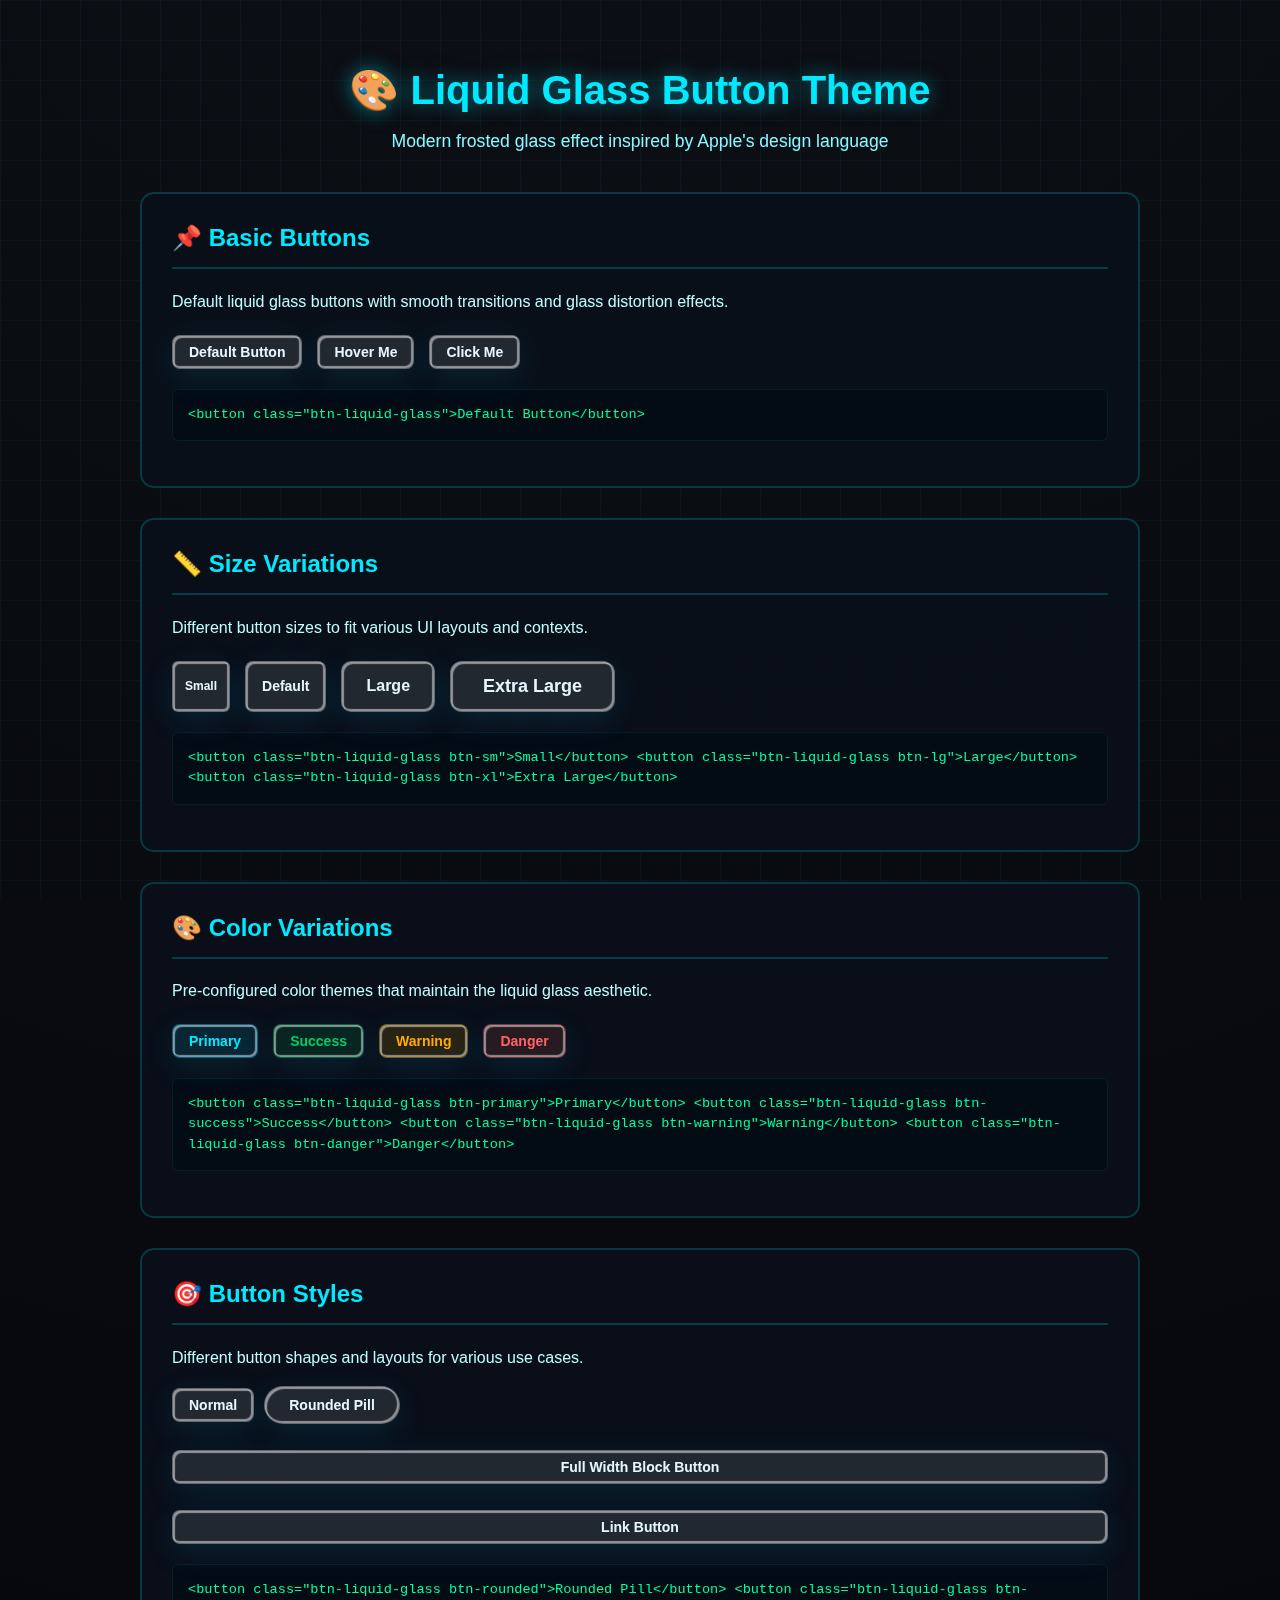
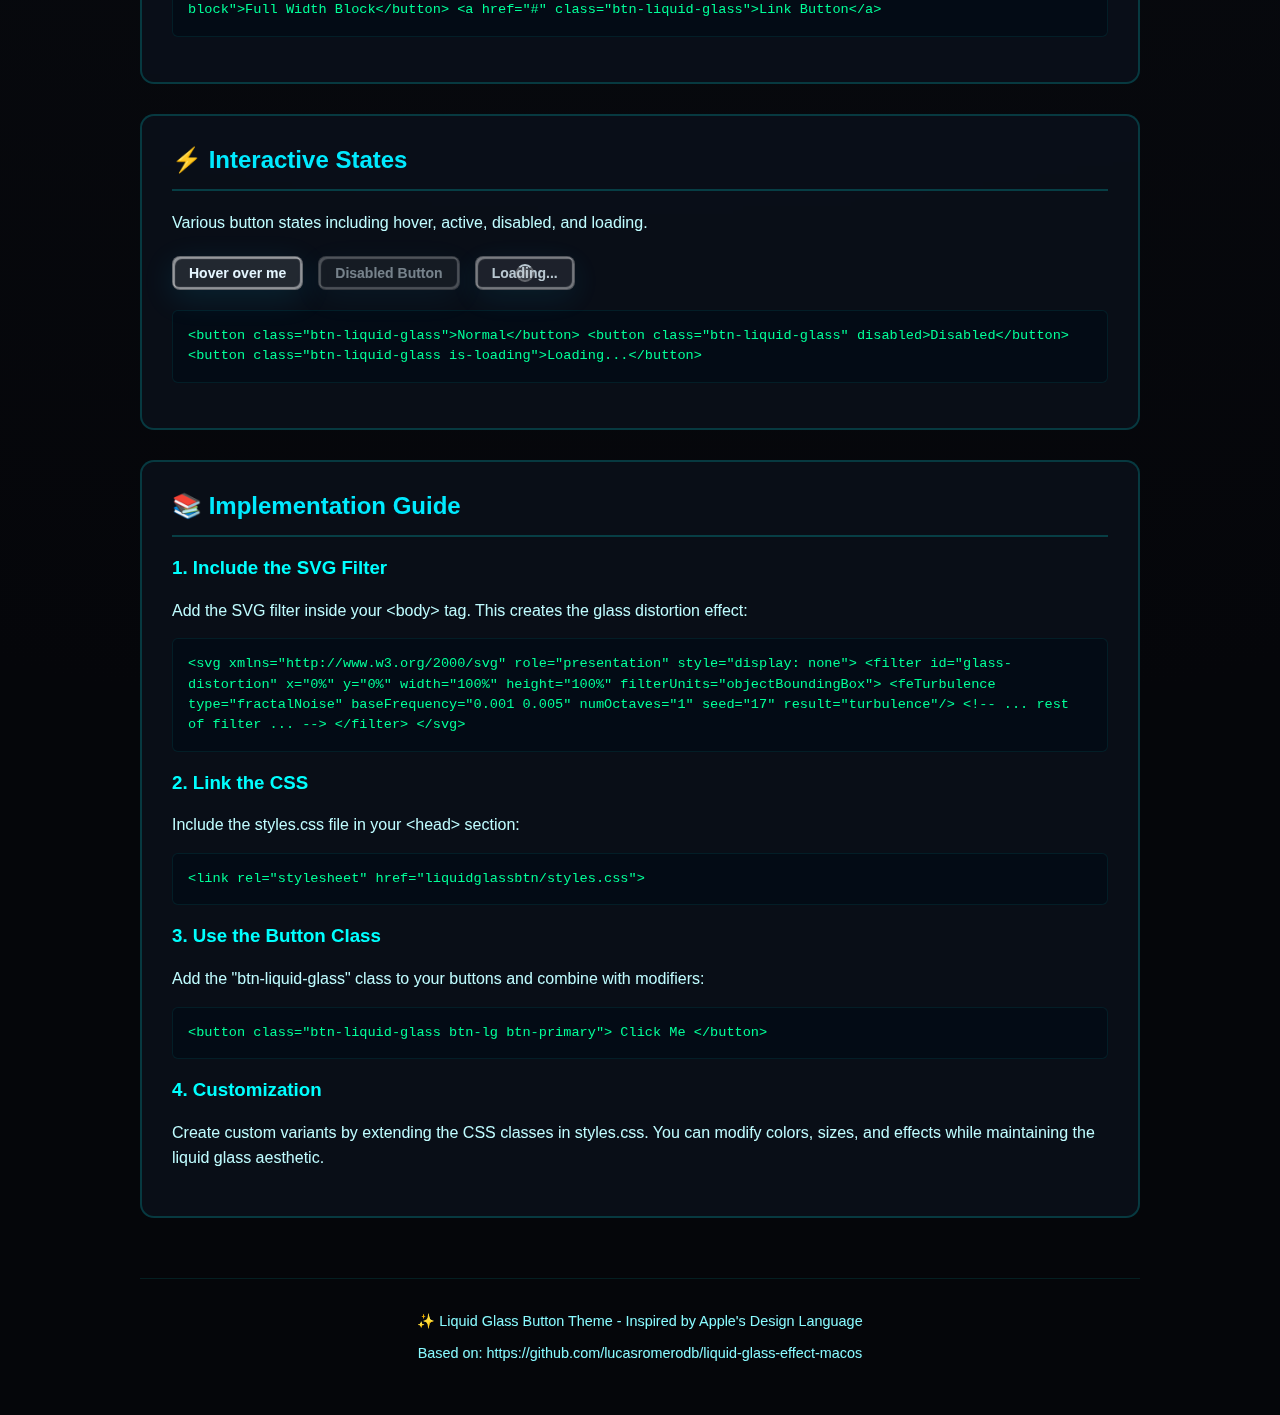
<file: liquidglassbtn/demo.html>
<!DOCTYPE html>
<html lang="vi">
<head>
    <meta charset="UTF-8">
    <meta name="viewport" content="width=device-width, initial-scale=1.0">
    <title>Liquid Glass Button Theme - Demo</title>
    <link rel="stylesheet" href="styles.css">
    <style>
        body {
            margin: 0;
            padding: 40px 20px;
            background: radial-gradient(circle at 50% -20%, #0d1117, #05060a 80%);
            color: #e5f6ff;
            font-family: -apple-system, BlinkMacSystemFont, 'Segoe UI', Roboto, sans-serif;
            min-height: 100vh;
        }

        body::before {
            content: "";
            position: fixed;
            top: 0;
            left: 0;
            right: 0;
            bottom: 0;
            background-image: linear-gradient(90deg, rgba(0, 255, 255, 0.04) 1px, transparent 1px),
                              linear-gradient(rgba(0, 255, 255, 0.04) 1px, transparent 1px);
            background-size: 40px 40px;
            animation: moveGrid 10s linear infinite;
            z-index: 0;
            pointer-events: none;
        }

        @keyframes moveGrid {
            from { background-position: 0 0, 0 0; }
            to { background-position: 40px 40px, 40px 40px; }
        }

        .container {
            max-width: 1000px;
            margin: 0 auto;
            position: relative;
            z-index: 1;
        }

        h1 {
            text-align: center;
            color: #00eaff;
            font-size: 2.5em;
            margin-bottom: 10px;
            text-shadow: 0 0 20px rgba(0, 234, 255, 0.5);
        }

        .subtitle {
            text-align: center;
            color: #88faff;
            margin-bottom: 40px;
            font-size: 1.1em;
        }

        .section {
            background: rgba(10, 15, 25, 0.92);
            border: 2px solid rgba(0, 255, 255, 0.18);
            border-radius: 14px;
            padding: 30px;
            margin-bottom: 30px;
            backdrop-filter: blur(8px);
        }

        .section h2 {
            color: #00eaff;
            margin-top: 0;
            border-bottom: 2px solid rgba(0, 255, 255, 0.2);
            padding-bottom: 15px;
        }

        .button-group {
            display: flex;
            flex-wrap: wrap;
            gap: 15px;
            margin: 20px 0;
        }

        .code-block {
            background: rgba(0, 10, 20, 0.6);
            border: 1px solid rgba(0, 255, 255, 0.08);
            border-radius: 6px;
            padding: 15px;
            margin: 15px 0;
            overflow-x: auto;
            font-family: 'Courier New', monospace;
            font-size: 0.85em;
            color: #00ff99;
            line-height: 1.5;
        }

        .button-row {
            display: flex;
            gap: 10px;
            flex-wrap: wrap;
            align-items: center;
        }

        footer {
            text-align: center;
            margin-top: 60px;
            padding-top: 20px;
            border-top: 1px solid rgba(0, 255, 255, 0.1);
            color: #88faff;
            font-size: 0.9em;
        }

        .description {
            color: #bffcff;
            line-height: 1.6;
            margin: 15px 0;
        }
    </style>
</head>
<body>
<!-- SVG Filter for Liquid Glass Effect -->
<svg xmlns="http://www.w3.org/2000/svg" role="presentation" style="display: none">
    <filter id="glass-distortion" x="0%" y="0%" width="100%" height="100%" filterUnits="objectBoundingBox">
        <feTurbulence type="fractalNoise" baseFrequency="0.001 0.005" numOctaves="1" seed="17" result="turbulence"/>
        <feComponentTransfer in="turbulence" result="mapped">
            <feFuncR type="gamma" amplitude="1" exponent="10" offset="0.5" />
            <feFuncG type="gamma" amplitude="0" exponent="1" offset="0" />
            <feFuncB type="gamma" amplitude="0" exponent="1" offset="0.5" />
        </feComponentTransfer>
        <feGaussianBlur in="turbulence" stdDeviation="3" result="softMap" />
        <feSpecularLighting in="softMap" surfaceScale="5" specularConstant="1" specularExponent="100" lighting-color="white" result="specLight">
            <fePointLight x="-200" y="-200" z="300" />
        </feSpecularLighting>
        <feComposite in="specLight" operator="arithmetic" k1="0" k2="1" k3="1" k4="0" result="litImage" />
        <feDisplacementMap in="SourceGraphic" in2="softMap" scale="200" xChannelSelector="R" yChannelSelector="G" />
    </filter>
</svg>

<div class="container">
    <h1>🎨 Liquid Glass Button Theme</h1>
    <p class="subtitle">Modern frosted glass effect inspired by Apple's design language</p>

    <!-- Basic Buttons Section -->
    <div class="section">
        <h2>📌 Basic Buttons</h2>
        <p class="description">Default liquid glass buttons with smooth transitions and glass distortion effects.</p>
        
        <div class="button-group">
            <button class="btn-liquid-glass">Default Button</button>
            <button class="btn-liquid-glass">Hover Me</button>
            <button class="btn-liquid-glass">Click Me</button>
        </div>

        <div class="code-block">
&lt;button class="btn-liquid-glass"&gt;Default Button&lt;/button&gt;
        </div>
    </div>

    <!-- Size Variations Section -->
    <div class="section">
        <h2>📏 Size Variations</h2>
        <p class="description">Different button sizes to fit various UI layouts and contexts.</p>
        
        <div class="button-group">
            <button class="btn-liquid-glass btn-sm">Small</button>
            <button class="btn-liquid-glass">Default</button>
            <button class="btn-liquid-glass btn-lg">Large</button>
            <button class="btn-liquid-glass btn-xl">Extra Large</button>
        </div>

        <div class="code-block">
&lt;button class="btn-liquid-glass btn-sm"&gt;Small&lt;/button&gt;
&lt;button class="btn-liquid-glass btn-lg"&gt;Large&lt;/button&gt;
&lt;button class="btn-liquid-glass btn-xl"&gt;Extra Large&lt;/button&gt;
        </div>
    </div>

    <!-- Color Variations Section -->
    <div class="section">
        <h2>🎨 Color Variations</h2>
        <p class="description">Pre-configured color themes that maintain the liquid glass aesthetic.</p>
        
        <div class="button-group">
            <button class="btn-liquid-glass btn-primary">Primary</button>
            <button class="btn-liquid-glass btn-success">Success</button>
            <button class="btn-liquid-glass btn-warning">Warning</button>
            <button class="btn-liquid-glass btn-danger">Danger</button>
        </div>

        <div class="code-block">
&lt;button class="btn-liquid-glass btn-primary"&gt;Primary&lt;/button&gt;
&lt;button class="btn-liquid-glass btn-success"&gt;Success&lt;/button&gt;
&lt;button class="btn-liquid-glass btn-warning"&gt;Warning&lt;/button&gt;
&lt;button class="btn-liquid-glass btn-danger"&gt;Danger&lt;/button&gt;
        </div>
    </div>

    <!-- Button Styles Section -->
    <div class="section">
        <h2>🎯 Button Styles</h2>
        <p class="description">Different button shapes and layouts for various use cases.</p>
        
        <div class="button-row">
            <button class="btn-liquid-glass">Normal</button>
            <button class="btn-liquid-glass btn-rounded">Rounded Pill</button>
        </div>

        <div class="button-group" style="width: 100%;">
            <button class="btn-liquid-glass btn-block">Full Width Block Button</button>
        </div>

        <div class="button-group" style="width: 100%;">
            <a href="#" class="btn-liquid-glass" style="flex: 1; text-align: center;">Link Button</a>
        </div>

        <div class="code-block">
&lt;button class="btn-liquid-glass btn-rounded"&gt;Rounded Pill&lt;/button&gt;
&lt;button class="btn-liquid-glass btn-block"&gt;Full Width Block&lt;/button&gt;
&lt;a href="#" class="btn-liquid-glass"&gt;Link Button&lt;/a&gt;
        </div>
    </div>

    <!-- Interactive States Section -->
    <div class="section">
        <h2>⚡ Interactive States</h2>
        <p class="description">Various button states including hover, active, disabled, and loading.</p>
        
        <div class="button-group">
            <button class="btn-liquid-glass">Hover over me</button>
            <button class="btn-liquid-glass" disabled>Disabled Button</button>
            <button class="btn-liquid-glass is-loading">Loading...</button>
        </div>

        <div class="code-block">
&lt;button class="btn-liquid-glass"&gt;Normal&lt;/button&gt;
&lt;button class="btn-liquid-glass" disabled&gt;Disabled&lt;/button&gt;
&lt;button class="btn-liquid-glass is-loading"&gt;Loading...&lt;/button&gt;
        </div>
    </div>

    <!-- Implementation Guide Section -->
    <div class="section">
        <h2>📚 Implementation Guide</h2>
        
        <h3 style="color: #00ffff; margin-top: 20px;">1. Include the SVG Filter</h3>
        <p class="description">Add the SVG filter inside your &lt;body&gt; tag. This creates the glass distortion effect:</p>
        <div class="code-block">
&lt;svg xmlns="http://www.w3.org/2000/svg" role="presentation" style="display: none"&gt;
  &lt;filter id="glass-distortion" x="0%" y="0%" width="100%" height="100%" filterUnits="objectBoundingBox"&gt;
    &lt;feTurbulence type="fractalNoise" baseFrequency="0.001 0.005" numOctaves="1" seed="17" result="turbulence"/&gt;
    &lt;!-- ... rest of filter ... --&gt;
  &lt;/filter&gt;
&lt;/svg&gt;
        </div>

        <h3 style="color: #00ffff; margin-top: 20px;">2. Link the CSS</h3>
        <p class="description">Include the styles.css file in your &lt;head&gt; section:</p>
        <div class="code-block">
&lt;link rel="stylesheet" href="liquidglassbtn/styles.css"&gt;
        </div>

        <h3 style="color: #00ffff; margin-top: 20px;">3. Use the Button Class</h3>
        <p class="description">Add the "btn-liquid-glass" class to your buttons and combine with modifiers:</p>
        <div class="code-block">
&lt;button class="btn-liquid-glass btn-lg btn-primary"&gt;
  Click Me
&lt;/button&gt;
        </div>

        <h3 style="color: #00ffff; margin-top: 20px;">4. Customization</h3>
        <p class="description">Create custom variants by extending the CSS classes in styles.css. You can modify colors, sizes, and effects while maintaining the liquid glass aesthetic.</p>
    </div>

    <footer>
        <p>✨ Liquid Glass Button Theme - Inspired by Apple's Design Language</p>
        <p>Based on: https://github.com/lucasromerodb/liquid-glass-effect-macos</p>
    </footer>
</div>
</body>
</html>
</file>
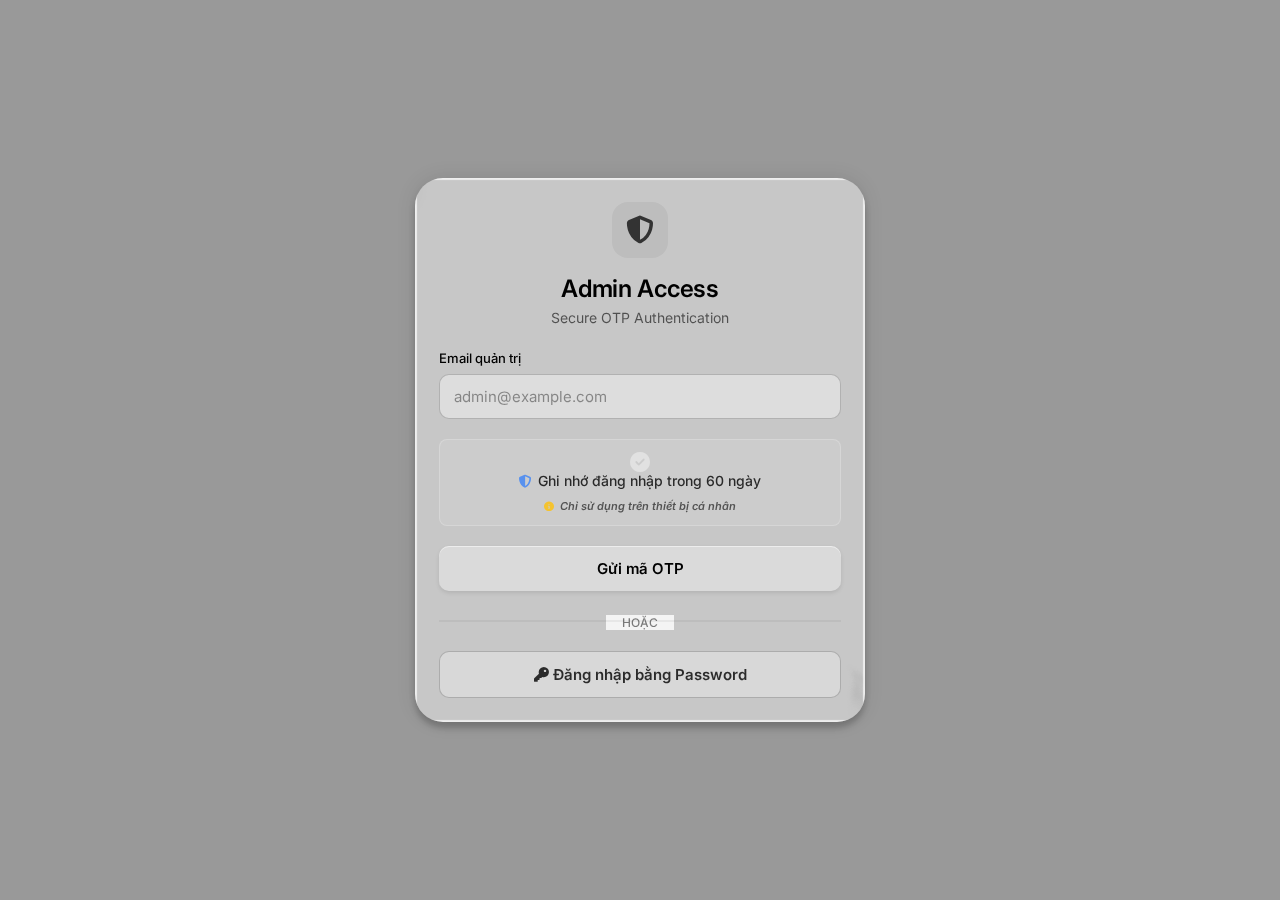
<file: templates/admin_login.html>
<!DOCTYPE html>
<html lang="vi">
<head>
    <meta charset="UTF-8">
    <meta name="viewport" content="width=device-width, initial-scale=1.0">
    <title>Muakey.cloud - Admin Login</title>
    <link rel="icon" href="https://files.catbox.moe/zrq6pf.png" type="image/x-icon" />
    <link rel="shortcut icon" href="https://files.catbox.moe/zrq6pf.png" type="image/x-icon" />
    <link rel="stylesheet" href="https://cdnjs.cloudflare.com/ajax/libs/font-awesome/6.5.1/css/all.min.css">
    <style>
        @import url('https://fonts.googleapis.com/css2?family=Inter:wght@300;400;500;600;700&display=swap');
        
        * {
            margin: 0;
            padding: 0;
            box-sizing: border-box;
        }

        body {
            font-family: 'Inter', -apple-system, BlinkMacSystemFont, 'Segoe UI', sans-serif;
            background: url('https://www.publicdomainpictures.net/pictures/610000/velka/seamless-floral-wallpaper-art-1715193626Gct.jpg') center center;
            background-size: 500px;
            min-height: 100vh;
            display: flex;
            align-items: center;
            justify-content: center;
            padding: 20px;
            position: relative;
            overflow: hidden;
            animation: moveBackground 60s linear infinite;
        }

        body::before {
            content: '';
            position: absolute;
            top: 0;
            left: 0;
            width: 100%;
            height: 100%;
            background: rgba(0, 0, 0, 0.4);
            z-index: 0;
        }

        @keyframes moveBackground {
            from { background-position: 0% 0%; }
            to { background-position: 0% -1500%; }
        }

        .login-container {
            position: relative;
            display: flex;
            max-width: 450px;
            width: 100%;
            overflow: hidden;
            font-weight: 600;
            color: black;
            box-shadow: 0 6px 6px rgba(0, 0, 0, 0.2), 0 0 20px rgba(0, 0, 0, 0.1);
            border-radius: 28px;
            padding: 1.5rem;
        }

        .liquidGlass-effect {
            position: absolute;
            z-index: 0;
            inset: 0;
            backdrop-filter: blur(3px);
            -webkit-backdrop-filter: blur(3px);
            filter: url(#glass-distortion);
            overflow: hidden;
            isolation: isolate;
        }

        .liquidGlass-tint {
            z-index: 1;
            position: absolute;
            inset: 0;
            background: rgba(255, 255, 255, 0.45);
        }

        .liquidGlass-shine {
            position: absolute;
            inset: 0;
            z-index: 2;
            overflow: hidden;
            box-shadow: inset 2px 2px 1px 0 rgba(255, 255, 255, 0.7),
                        inset -1px -1px 1px 1px rgba(255, 255, 255, 0.7);
        }

        .login-content {
            position: relative;
            z-index: 3;
            width: 100%;
        }

        .login-header {
            text-align: center;
            margin-bottom: 24px;
        }

        .login-icon {
            width: 56px;
            height: 56px;
            margin: 0 auto 16px;
            background: rgba(0, 0, 0, 0.05);
            border-radius: 16px;
            display: flex;
            align-items: center;
            justify-content: center;
            font-size: 28px;
            color: #333;
        }

        .login-header h1 {
            color: #000;
            font-size: 24px;
            font-weight: 600;
            margin-bottom: 6px;
            letter-spacing: -0.3px;
        }

        .login-header p {
            color: rgba(0, 0, 0, 0.6);
            font-size: 14px;
            font-weight: 400;
        }

        .form-group {
            margin-bottom: 20px;
        }

        .form-group label {
            display: block;
            margin-bottom: 8px;
            color: #000;
            font-weight: 500;
            font-size: 13px;
        }

        .form-group input {
            width: 100%;
            padding: 12px 14px;
            background: rgba(255, 255, 255, 0.3);
            border: 1px solid rgba(0, 0, 0, 0.1);
            border-radius: 10px;
            font-size: 15px;
            font-family: 'Inter', sans-serif;
            color: #000;
            transition: all 0.2s ease;
        }

        .form-group input::placeholder {
            color: rgba(0, 0, 0, 0.4);
        }

        .form-group input:focus {
            outline: none;
            border-color: rgba(0, 0, 0, 0.2);
            background: rgba(255, 255, 255, 0.4);
        }

        .form-group input.invalid {
            border-color: rgba(239, 68, 68, 0.5);
            background: rgba(239, 68, 68, 0.05);
        }

        .form-group input.valid {
            border-color: rgba(52, 211, 153, 0.5);
            background: rgba(52, 211, 153, 0.05);
        }

        .form-error {
            color: #dc2626;
            font-size: 12px;
            margin-top: 4px;
            display: flex;
            align-items: center;
            gap: 4px;
        }

        .form-error i {
            font-size: 11px;
        }

        .btn {
            width: 100%;
            padding: 13px;
            border: none;
            border-radius: 10px;
            font-size: 15px;
            font-weight: 600;
            font-family: 'Inter', sans-serif;
            cursor: pointer;
            position: relative;
        }

        .btn-primary {
            background: rgba(255, 255, 255, 0.35);
            color: #000;
            box-shadow: inset 0 1px 0 rgba(255, 255, 255, 0.5),
                        0 2px 4px rgba(0, 0, 0, 0.1);
        }

        .btn-primary:hover:not(:disabled) {
            background: rgba(255, 255, 255, 0.45);
        }

        .btn-primary:active:not(:disabled) {
            background: rgba(255, 255, 255, 0.3);
            box-shadow: inset 0 1px 2px rgba(0, 0, 0, 0.1);
        }

        .btn:disabled {
            opacity: 0.6;
            cursor: not-allowed;
        }

        .btn-secondary {
            background: rgba(255, 255, 255, 0.3);
            border: 1px solid rgba(0, 0, 0, 0.2);
            color: rgba(0, 0, 0, 0.8);
        }

        .btn-secondary:hover:not(:disabled) {
            background: rgba(255, 255, 255, 0.4);
            border-color: rgba(0, 0, 0, 0.3);
            transform: translateY(-1px);
            box-shadow: 0 4px 8px rgba(0, 0, 0, 0.1);
        }

        .btn-secondary:active:not(:disabled) {
            background: rgba(255, 255, 255, 0.25);
            transform: translateY(0);
        }

        .alert {
            padding: 12px 14px;
            border-radius: 8px;
            margin-bottom: 16px;
            font-size: 13px;
            font-family: 'Inter', sans-serif;
            display: flex;
            align-items: center;
            gap: 8px;
        }

        .alert i {
            font-size: 14px;
        }

        .alert-success {
            background: rgba(52, 211, 153, 0.15);
            color: #047857;
            border: 1px solid rgba(52, 211, 153, 0.3);
        }

        .alert-error {
            background: rgba(239, 68, 68, 0.15);
            color: #dc2626;
            border: 1px solid rgba(239, 68, 68, 0.3);
        }

        .alert-info {
            background: rgba(59, 130, 246, 0.15);
            color: #2563eb;
            border: 1px solid rgba(59, 130, 246, 0.3);
        }

        .otp-section {
            display: none;
        }

        .otp-section.active {
            display: block;
        }

        .email-section.hidden {
            display: none;
        }

        .timer {
            text-align: center;
            margin-top: 12px;
            color: rgba(0, 0, 0, 0.6);
            font-size: 13px;
            font-weight: 500;
            display: flex;
            align-items: center;
            justify-content: center;
            gap: 6px;
        }

        .resend-link {
            text-align: center;
            margin-top: 12px;
        }

        .resend-link a {
            color: #2563eb;
            text-decoration: none;
            font-size: 13px;
            font-weight: 500;
        }

        .resend-link a:hover {
            text-decoration: underline;
        }

        .back-link {
            text-align: center;
            margin-top: 16px;
        }

        .back-link a {
            color: #2563eb;
            text-decoration: none;
            font-size: 13px;
            font-weight: 500;
            display: inline-flex;
            align-items: center;
            gap: 4px;
        }

        .back-link a:hover {
            text-decoration: underline;
        }

        .spinner {
            display: inline-block;
            width: 14px;
            height: 14px;
            border: 2px solid rgba(0, 0, 0, 0.2);
            border-radius: 50%;
            border-top-color: #000;
            animation: spin 0.6s linear infinite;
        }

        @keyframes spin {
            to { transform: rotate(360deg); }
        }

        /* Remember Me Checkbox Styles */
        .remember-group {
            margin-bottom: 20px;
            padding: 12px;
            background: rgba(255, 255, 255, 0.1);
            border-radius: 8px;
            border: 1px solid rgba(255, 255, 255, 0.2);
            transition: all 0.3s ease;
        }

        /* When checkbox is checked, change entire group background */
        .remember-group:has(.remember-checkbox:checked) {
            background: rgba(52, 211, 153, 0.2);
            border-color: rgba(52, 211, 153, 0.4);
            box-shadow: 0 2px 12px rgba(52, 211, 153, 0.15);
        }

        .remember-label {
            display: flex;
            align-items: center;
            justify-content: center;
            gap: 12px;
            cursor: pointer;
            position: relative;
            margin-bottom: 8px;
            text-align: center;
        }

        .remember-checkbox {
            position: absolute;
            opacity: 0;
            cursor: pointer;
            height: 0;
            width: 0;
        }

        .remember-success-icon {
            position: relative;
            font-size: 20px;
            color: rgba(255, 255, 255, 0.4);
            transition: all 0.3s ease;
            order: -1; /* Move icon to the left of text */
        }

        .remember-checkbox:checked ~ .remember-success-icon {
            color: rgba(52, 211, 153, 0.9);
            transform: scale(1.1);
            text-shadow: 0 2px 8px rgba(52, 211, 153, 0.3);
        }


        .remember-text {
            display: flex;
            align-items: center;
            justify-content: center;
            gap: 6px;
            font-size: 14px;
            font-weight: 500;
            color: rgba(0, 0, 0, 0.8);
            line-height: 1.3;
            text-align: center;
        }

        .remember-text i {
            color: rgba(59, 130, 246, 0.8);
            font-size: 13px;
        }

        .remember-info {
            display: flex;
            align-items: center;
            justify-content: center;
            gap: 6px;
            font-size: 11px;
            color: rgba(0, 0, 0, 0.6);
            font-style: italic;
            text-align: center;
        }

        .remember-info i {
            color: rgba(255, 193, 7, 0.8);
            font-size: 10px;
        }

        .remember-label:hover .remember-success-icon {
            color: rgba(255, 255, 255, 0.6);
            transform: scale(1.05);
        }

        @media (max-width: 600px) {
            .login-container {
                padding: 1.2rem;
            }
        }
    </style>
</head>
<body>
    <!-- SVG Filters -->
    <svg style="display: none">
        <filter id="glass-distortion" x="0%" y="0%" width="100%" height="100%" filterUnits="objectBoundingBox">
            <feTurbulence type="fractalNoise" baseFrequency="0.01 0.01" numOctaves="1" seed="5" result="turbulence"/>
            <feComponentTransfer in="turbulence" result="mapped">
                <feFuncR type="gamma" amplitude="1" exponent="10" offset="0.5"/>
                <feFuncG type="gamma" amplitude="0" exponent="1" offset="0"/>
                <feFuncB type="gamma" amplitude="0" exponent="1" offset="0.5"/>
            </feComponentTransfer>
            <feGaussianBlur in="turbulence" stdDeviation="3" result="softMap"/>
            <feSpecularLighting in="softMap" surfaceScale="5" specularConstant="1" specularExponent="100" lighting-color="white" result="specLight">
                <fePointLight x="-200" y="-200" z="300"/>
            </feSpecularLighting>
            <feComposite in="specLight" operator="arithmetic" k1="0" k2="1" k3="1" k4="0" result="litImage"/>
            <feDisplacementMap in="SourceGraphic" in2="softMap" scale="150" xChannelSelector="R" yChannelSelector="G"/>
        </filter>
    </svg>

    <div class="login-container">
        <div class="liquidGlass-effect"></div>
        <div class="liquidGlass-tint"></div>
        <div class="liquidGlass-shine"></div>
        
        <div class="login-content">
            <div class="login-header">
                <div class="login-icon">
                    <i class="fas fa-shield-halved"></i>
                </div>
                <h1>Admin Access</h1>
                <p>Secure OTP Authentication</p>
            </div>

        <div id="alertBox"></div>

        <!-- Email Section -->
        <div class="email-section" id="emailSection">
            <form id="emailForm">
                <div class="form-group">
                    <label for="email">Email quản trị</label>
                    <input 
                        type="email" 
                        id="email" 
                        placeholder="admin@example.com"
                        required
                        autocomplete="email"
                        pattern="[a-zA-Z0-9._%+\-]+@[a-zA-Z0-9.\-]+\.[a-zA-Z]{2,}"
                    >
                    <div id="emailError" class="form-error" style="display: none;"></div>
                </div>
                <div class="form-group remember-group">
                    <label class="remember-label" for="rememberMe">
                        <input type="checkbox" id="rememberMe" class="remember-checkbox" />
                        <i class="fas fa-check-circle remember-success-icon"></i>
                        <span class="remember-text">
                            <i class="fas fa-shield-alt"></i>
                            Ghi nhớ đăng nhập trong 60 ngày
                        </span>
                    </label>
                    <small class="remember-info">
                        <i class="fas fa-info-circle"></i>
                        Chỉ sử dụng trên thiết bị cá nhân
                    </small>
                </div>
                <button type="submit" class="btn btn-primary" id="sendOtpBtn">
                    Gửi mã OTP
                </button>
                
                <!-- Divider -->
                <div style="margin: 20px 0; text-align: center; position: relative;">
                    <div style="height: 1px; background: rgba(0,0,0,0.1); position: absolute; width: 100%; top: 50%; transform: translateY(-50%);"></div>
                    <span style="background: rgba(255,255,255,0.8); padding: 0 16px; font-size: 12px; color: rgba(0,0,0,0.5); font-weight: 500;">HOẶC</span>
                </div>
                
                <!-- Password Option -->
                <button type="button" class="btn btn-secondary" id="usePasswordBtn">
                    <i class="fas fa-key"></i> Đăng nhập bằng Password
                </button>
            </form>
        </div>

        <!-- Password Section -->
        <div class="password-section" id="passwordSection" style="display: none;">
            <form id="passwordForm">
                <div class="form-group">
                    <label for="passwordEmail">Email quản trị</label>
                    <input 
                        type="email" 
                        id="passwordEmail" 
                        placeholder="admin@example.com"
                        required
                        readonly
                        style="background: rgba(255, 255, 255, 0.2); cursor: not-allowed;"
                    >
                </div>
                <div class="form-group">
                    <label for="password">Password</label>
                    <input 
                        type="password" 
                        id="password" 
                        placeholder="Nhập password của bạn"
                        required
                        autocomplete="current-password"
                    >
                    <div id="passwordError" class="form-error" style="display: none;"></div>
                </div>
                <button type="submit" class="btn btn-primary" id="loginPasswordBtn">
                    Đăng nhập
                </button>
                <div class="back-link" style="margin-top: 12px;">
                    <a href="#" id="backToOtpLink">← Quay lại OTP</a>
                </div>
            </form>
        </div>

        <!-- OTP Section -->
        <div class="otp-section" id="otpSection">
            <form id="otpForm">
                <div class="form-group">
                    <label for="otp">Nhập mã OTP (6 chữ số)</label>
                    <input 
                        type="text" 
                        id="otp" 
                        placeholder="000000"
                        maxlength="6"
                        pattern="[0-9]{6}"
                        required
                        autocomplete="one-time-code"
                    >
                </div>
                <button type="submit" class="btn btn-primary" id="verifyOtpBtn">
                    Xác nhận OTP
                </button>
                <div class="timer" id="timer"></div>
                <div class="resend-link">
                    <a href="#" id="resendLink">Gửi lại mã OTP</a>
                </div>
                <div class="back-link">
                    <a href="#" id="backLink">← Quay lại</a>
                </div>
            </form>
        </div>
    </div>

    <script>
        const emailSection = document.getElementById('emailSection');
        const otpSection = document.getElementById('otpSection');
        const emailForm = document.getElementById('emailForm');
        const otpForm = document.getElementById('otpForm');
        const emailInput = document.getElementById('email');
        const otpInput = document.getElementById('otp');
        const sendOtpBtn = document.getElementById('sendOtpBtn');
        const verifyOtpBtn = document.getElementById('verifyOtpBtn');
        const alertBox = document.getElementById('alertBox');
        const timerDiv = document.getElementById('timer');
        const resendLink = document.getElementById('resendLink');
        const backLink = document.getElementById('backLink');

        let currentEmail = '';
        let timerInterval = null;

        function showAlert(message, type = 'info') {
            alertBox.innerHTML = `<div class="alert alert-${type}">${message}</div>`;
            setTimeout(() => {
                alertBox.innerHTML = '';
            }, 5000);
        }

        function validateEmail(email) {
            const emailRegex = /^[a-zA-Z0-9._%+\-]+@[a-zA-Z0-9.\-]+\.[a-zA-Z]{2,}$/;
            return emailRegex.test(email);
        }

        function showEmailError(message) {
            const emailError = document.getElementById('emailError');
            emailInput.classList.add('invalid');
            emailInput.classList.remove('valid');
            emailError.innerHTML = `<i class="fas fa-exclamation-circle"></i> ${message}`;
            emailError.style.display = 'flex';
        }

        function hideEmailError() {
            const emailError = document.getElementById('emailError');
            emailInput.classList.remove('invalid');
            emailError.style.display = 'none';
        }

        function markEmailValid() {
            const emailError = document.getElementById('emailError');
            emailInput.classList.add('valid');
            emailInput.classList.remove('invalid');
            emailError.style.display = 'none';
        }

        // Real-time email validation
        emailInput.addEventListener('input', (e) => {
            const email = e.target.value.trim();
            if (email.length === 0) {
                hideEmailError();
                emailInput.classList.remove('valid');
                return;
            }
            
            if (!validateEmail(email)) {
                showEmailError('Email không hợp lệ');
            } else {
                markEmailValid();
            }
        });

        emailInput.addEventListener('blur', (e) => {
            const email = e.target.value.trim();
            if (email.length > 0 && !validateEmail(email)) {
                showEmailError('Vui lòng nhập địa chỉ email hợp lệ');
            }
        });

        function setButtonLoading(btn, loading) {
            if (loading) {
                btn.disabled = true;
                btn.innerHTML = '<span class="spinner"></span> Đang xử lý...';
            } else {
                btn.disabled = false;
                btn.innerHTML = btn.id === 'sendOtpBtn' ? 'Gửi mã OTP' : 'Xác nhận OTP';
            }
        }

        function startTimer(minutes) {
            let seconds = minutes * 60;
            
            if (timerInterval) {
                clearInterval(timerInterval);
            }

            timerInterval = setInterval(() => {
                const mins = Math.floor(seconds / 60);
                const secs = seconds % 60;
                timerDiv.textContent = `Mã OTP hết hạn sau: ${mins}:${secs.toString().padStart(2, '0')}`;
                
                if (seconds <= 0) {
                    clearInterval(timerInterval);
                    timerDiv.textContent = 'Mã OTP đã hết hạn';
                    showAlert('Mã OTP đã hết hạn. Vui lòng gửi lại.', 'error');
                }
                seconds--;
            }, 1000);
        }

        emailForm.addEventListener('submit', async (e) => {
            e.preventDefault();
            
            const email = emailInput.value.trim();
            if (!email) {
                showEmailError('Vui lòng nhập email');
                showAlert('Vui lòng nhập email', 'error');
                emailInput.focus();
                return;
            }

            if (!validateEmail(email)) {
                showEmailError('Địa chỉ email không hợp lệ');
                showAlert('Vui lòng nhập địa chỉ email hợp lệ', 'error');
                emailInput.focus();
                return;
            }

            setButtonLoading(sendOtpBtn, true);

            try {
                const response = await fetch('/admin/send-otp', {
                    method: 'POST',
                    headers: {
                        'Content-Type': 'application/json',
                    },
                    body: JSON.stringify({ email })
                });

                const data = await response.json();

                if (data.success) {
                    currentEmail = email;
                    emailSection.classList.add('hidden');
                    otpSection.classList.add('active');
                    showAlert(data.message, 'success');
                    startTimer(data.expires_in || 10);
                    otpInput.focus();
                } else {
                    showAlert(data.message, 'error');
                    // Show password fallback option if OTP send fails
                    document.getElementById('passwordFallback').style.display = 'block';
                }
            } catch (error) {
                showAlert('Lỗi kết nối. Vui lòng thử lại.', 'error');
            } finally {
                setButtonLoading(sendOtpBtn, false);
            }
        });

        otpForm.addEventListener('submit', async (e) => {
            e.preventDefault();
            
            const otp = otpInput.value.trim();
            if (!otp || otp.length !== 6) {
                showAlert('Vui lòng nhập mã OTP 6 chữ số', 'error');
                return;
            }

            const rememberMe = document.getElementById('rememberMe').checked;
            
            // Show remember me confirmation
            if (rememberMe) {
                showAlert('Đăng nhập sẽ được ghi nhớ trong 60 ngày', 'info');
            }
            
            setButtonLoading(verifyOtpBtn, true);

            try {
                const response = await fetch('/admin/verify-otp', {
                    method: 'POST',
                    headers: {
                        'Content-Type': 'application/json',
                    },
                    body: JSON.stringify({ 
                        email: currentEmail,
                        otp,
                        remember_me: rememberMe
                    })
                });

                const data = await response.json();

                if (data.success) {
                    showAlert(data.message, 'success');
                    setTimeout(() => {
                        window.location.href = data.redirect;
                    }, 1000);
                } else {
                    showAlert(data.message, 'error');
                    otpInput.value = '';
                    otpInput.focus();
                }
            } catch (error) {
                showAlert('Lỗi kết nối. Vui lòng thử lại.', 'error');
            } finally {
                setButtonLoading(verifyOtpBtn, false);
            }
        });

        resendLink.addEventListener('click', async (e) => {
            e.preventDefault();
            
            try {
                const response = await fetch('/admin/send-otp', {
                    method: 'POST',
                    headers: {
                        'Content-Type': 'application/json',
                    },
                    body: JSON.stringify({ email: currentEmail })
                });

                const data = await response.json();

                if (data.success) {
                    showAlert('Đã gửi lại mã OTP', 'success');
                    startTimer(data.expires_in || 10);
                    otpInput.value = '';
                    otpInput.focus();
                } else {
                    showAlert(data.message, 'error');
                }
            } catch (error) {
                showAlert('Lỗi kết nối. Vui lòng thử lại.', 'error');
            }
        });

        backLink.addEventListener('click', (e) => {
            e.preventDefault();
            otpSection.classList.remove('active');
            emailSection.classList.remove('hidden');
            otpInput.value = '';
            if (timerInterval) {
                clearInterval(timerInterval);
            }
            timerDiv.textContent = '';
        });

        // Password option toggle
        document.getElementById('usePasswordBtn').addEventListener('click', (e) => {
            e.preventDefault();
            emailSection.style.display = 'none';
            document.getElementById('passwordSection').style.display = 'block';
            document.getElementById('passwordEmail').value = emailInput.value;
            document.getElementById('password').focus();
        });

        document.getElementById('backToOtpLink').addEventListener('click', (e) => {
            e.preventDefault();
            document.getElementById('passwordSection').style.display = 'none';
            emailSection.style.display = 'block';
            document.getElementById('password').value = '';
        });

        // Password login handler
        document.getElementById('passwordForm').addEventListener('submit', async (e) => {
            e.preventDefault();
            
            const email = document.getElementById('passwordEmail').value.trim();
            const password = document.getElementById('password').value.trim();
            
            if (!password) {
                showAlert('Vui lòng nhập password', 'error');
                return;
            }

            const loginPasswordBtn = document.getElementById('loginPasswordBtn');
            setButtonLoading(loginPasswordBtn, true);

            try {
                const response = await fetch('/admin/login-password', {
                    method: 'POST',
                    headers: {
                        'Content-Type': 'application/json',
                    },
                    body: JSON.stringify({ 
                        email,
                        password,
                        remember_me: document.getElementById('rememberMe').checked
                    })
                });

                const data = await response.json();

                if (data.success) {
                    showAlert(data.message, 'success');
                    setTimeout(() => {
                        window.location.href = data.redirect;
                    }, 1000);
                } else {
                    showAlert(data.message, 'error');
                    document.getElementById('password').value = '';
                    document.getElementById('password').focus();
                }
            } catch (error) {
                showAlert('Lỗi kết nối. Vui lòng thử lại.', 'error');
            } finally {
                setButtonLoading(loginPasswordBtn, false);
            }
        });

        // Auto-focus email input on page load
        emailInput.focus();
    </script>
</body>
</html>
</file>
<file: liquidglassbtn/styles.css>
/* 
  Liquid Glass Theme for Application Buttons
  Recreated from Apple's Liquid Glass effect using HTML, CSS and SVG filters
  Based on https://github.com/lucasromerodb/liquid-glass-effect-macos
*/

/* Default Button Styling with Liquid Glass Theme */
.btn-liquid-glass {
  background: rgba(255, 255, 255, 0.1);
  backdrop-filter: blur(20px);
  -webkit-backdrop-filter: blur(20px);
  color: #e5f6ff;
  font-weight: 700;
  cursor: pointer;
  transition: all 0.3s cubic-bezier(0.34, 1.56, 0.64, 1);
  border: 1.5px solid rgba(255, 255, 255, 0.3);
  box-shadow: 0 8px 32px rgba(0, 200, 255, 0.12), 
              inset 2px 2px 1px 0 rgba(255, 255, 255, 0.5), 
              inset -1px -1px 1px 1px rgba(255, 255, 255, 0.5);
  position: relative;
  overflow: hidden;
  padding: 8px 16px;
  border-radius: 8px;
  font-size: 14px;
}

/* Distortion effect using SVG filter */
.btn-liquid-glass::before {
  content: "";
  position: absolute;
  inset: 0;
  border-radius: inherit;
  filter: url(#glass-distortion);
  opacity: 0;
  transition: opacity 0.3s ease;
}

/* Ripple effect on click */
.btn-liquid-glass::after {
  content: "";
  position: absolute;
  top: 50%;
  left: 50%;
  width: 0;
  height: 0;
  background: radial-gradient(circle, rgba(255, 255, 255, 0.4), transparent);
  border-radius: 50%;
  transform: translate(-50%, -50%);
  transition: width 0.4s, height 0.4s;
  pointer-events: none;
}

.btn-liquid-glass:active::after {
  width: 400px;
  height: 400px;
}

/* Hover state */
.btn-liquid-glass:hover {
  background: rgba(255, 255, 255, 0.15);
  box-shadow: 0 16px 48px rgba(0, 200, 255, 0.18), 
              inset 2px 2px 1px 0 rgba(255, 255, 255, 0.6), 
              inset -1px -1px 1px 1px rgba(255, 255, 255, 0.6);
  transform: translateY(-4px);
}

/* Active/Click state */
.btn-liquid-glass:active {
  background: rgba(255, 255, 255, 0.2);
  transform: translateY(-1px);
  box-shadow: inset 0 2px 8px rgba(0, 200, 255, 0.3), 
              inset 0 -1px 4px rgba(0, 0, 0, 0.1);
}

/* Size variations */
.btn-liquid-glass.btn-sm {
  padding: 6px 12px;
  font-size: 12px;
  border-radius: 6px;
}

.btn-liquid-glass.btn-lg {
  padding: 12px 24px;
  font-size: 16px;
  border-radius: 10px;
}

.btn-liquid-glass.btn-xl {
  padding: 14px 32px;
  font-size: 18px;
  border-radius: 12px;
}

/* Rounded button (pill-shaped) */
.btn-liquid-glass.btn-rounded {
  border-radius: 100vmax;
  padding: 10px 24px;
}

/* Color variations */
.btn-liquid-glass.btn-primary {
  background: rgba(0, 200, 255, 0.12);
  border-color: rgba(0, 200, 255, 0.4);
  color: #00eaff;
}

.btn-liquid-glass.btn-primary:hover {
  background: rgba(0, 200, 255, 0.18);
  box-shadow: 0 16px 48px rgba(0, 200, 255, 0.25), 
              inset 2px 2px 1px 0 rgba(255, 255, 255, 0.6);
}

.btn-liquid-glass.btn-success {
  background: rgba(0, 200, 100, 0.12);
  border-color: rgba(0, 200, 100, 0.4);
  color: #00cc66;
}

.btn-liquid-glass.btn-success:hover {
  background: rgba(0, 200, 100, 0.18);
  box-shadow: 0 16px 48px rgba(0, 200, 100, 0.25), 
              inset 2px 2px 1px 0 rgba(255, 255, 255, 0.6);
}

.btn-liquid-glass.btn-warning {
  background: rgba(255, 170, 0, 0.12);
  border-color: rgba(255, 170, 0, 0.4);
  color: #ffaa00;
}

.btn-liquid-glass.btn-warning:hover {
  background: rgba(255, 170, 0, 0.18);
  box-shadow: 0 16px 48px rgba(255, 170, 0, 0.25), 
              inset 2px 2px 1px 0 rgba(255, 255, 255, 0.6);
}

.btn-liquid-glass.btn-danger {
  background: rgba(255, 100, 100, 0.12);
  border-color: rgba(255, 100, 100, 0.4);
  color: #ff6464;
}

.btn-liquid-glass.btn-danger:hover {
  background: rgba(255, 100, 100, 0.18);
  box-shadow: 0 16px 48px rgba(255, 100, 100, 0.25), 
              inset 2px 2px 1px 0 rgba(255, 255, 255, 0.6);
}

/* Disabled state */
.btn-liquid-glass:disabled,
.btn-liquid-glass[disabled] {
  opacity: 0.5;
  cursor: not-allowed;
  pointer-events: none;
}

/* Link buttons */
a.btn-liquid-glass {
  display: inline-block;
  text-decoration: none;
  white-space: nowrap;
}

/* Block button (full width) */
.btn-liquid-glass.btn-block {
  display: block;
  width: 100%;
  margin: 6px 0;
}

/* Loading state */
.btn-liquid-glass.is-loading {
  pointer-events: none;
  opacity: 0.8;
}

.btn-liquid-glass.is-loading::after {
  content: "";
  position: absolute;
  width: 14px;
  height: 14px;
  top: 50%;
  left: 50%;
  transform: translate(-50%, -50%);
  border: 2px solid rgba(255, 255, 255, 0.3);
  border-top-color: #e5f6ff;
  border-radius: 50%;
  animation: spin 0.8s linear infinite;
}

@keyframes spin {
  to {
    transform: translate(-50%, -50%) rotate(360deg);
  }
}
</file>
